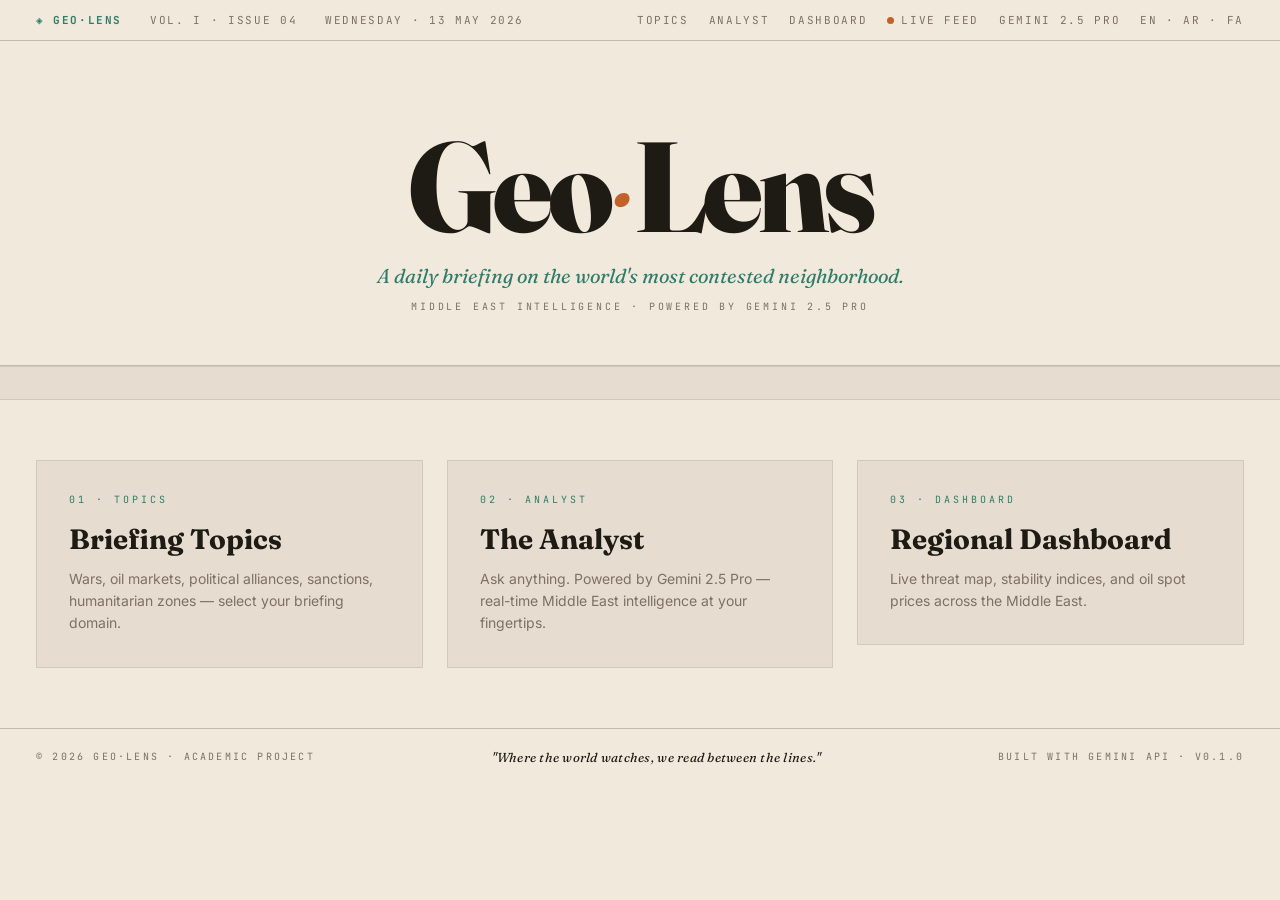
<file: index.html>
<!DOCTYPE html>
<html lang="en">
<head>
  <meta charset="UTF-8" />
  <meta name="viewport" content="width=device-width, initial-scale=1.0" />
  <title>GEO LENS — Home</title>
  <link rel="stylesheet" href="styles.css" />
</head>
<body>

<!-- ============================================================
     PAGE 1 · index.html
     OWNER: Member 1
     Contains: Top bar navigation, Masthead / Hero, News Ticker
     ============================================================ -->

<!-- TOP BAR -->
<div class="topbar">
  <div class="left">
    <span><b style="color:var(--accent)">◈ GEO·LENS</b></span>
    <span>VOL. I · ISSUE 04</span>
    <span>WEDNESDAY · 13 MAY 2026</span>
  </div>
  <div class="right">
    <a href="topics.html">TOPICS</a>
    <a href="chat.html">ANALYST</a>
    <a href="dashboard.html">DASHBOARD</a>
    <span><span class="live-dot"></span>LIVE FEED</span>
    <span>GEMINI 2.5 PRO</span>
    <span>EN · AR · FA</span>
  </div>
</div>

<!-- MASTHEAD -->
<header class="masthead">
  <h1>Geo<span class="amp">·</span>Lens</h1>
  <p class="subtitle">A daily briefing on the world's most contested neighborhood.</p>
  <p class="tagline">Middle East Intelligence · Powered by Gemini 2.5 Pro</p>
</header>

<!-- TICKER -->
<div class="ticker">
  <div class="ticker-track">
    <span><span class="tag">BREAKING</span>Diplomatic talks resume between Riyadh and Tehran amid renewed Gulf tensions</span>
    <span><span class="tag gold">OIL</span>Brent crude up 2.4% to $86.10 on regional supply concerns</span>
    <span><span class="tag">CONFLICT</span>Ceasefire holds in northern Syria for 14th consecutive day</span>
    <span><span class="tag green">DIPLOMACY</span>UAE hosts trilateral meeting on Red Sea shipping security</span>
    <span><span class="tag gold">ECON</span>Egyptian pound stabilizes following IMF program review</span>
    <span><span class="tag">ALERT</span>Strait of Hormuz traffic flagged for monitoring — naval activity elevated</span>
    <span><span class="tag green">DEAL</span>Iraq-Turkey pipeline negotiations enter final phase</span>
  </div>
</div>

<!-- LANDING LINKS -->
<div style="max-width:1600px;margin:0 auto;padding:60px 36px;display:grid;grid-template-columns:repeat(3,1fr);gap:24px;">

  <a href="topics.html" style="text-decoration:none">
    <div style="border:1px solid var(--line);padding:32px;background:var(--bg-2);transition:all .25s;" onmouseover="this.style.borderColor='var(--accent)'" onmouseout="this.style.borderColor='var(--line)'">
      <div style="font-family:'JetBrains Mono',monospace;font-size:10px;color:var(--accent);letter-spacing:.3em;text-transform:uppercase;margin-bottom:16px;">01 · TOPICS</div>
      <h2 style="font-family:'Fraunces',serif;font-size:28px;color:var(--ink);margin-bottom:12px;">Briefing Topics</h2>
      <p style="font-family:'Inter',sans-serif;font-size:14px;color:var(--muted);line-height:1.6;">Wars, oil markets, political alliances, sanctions, humanitarian zones — select your briefing domain.</p>
    </div>
  </a>

  <a href="chat.html" style="text-decoration:none">
    <div style="border:1px solid var(--line);padding:32px;background:var(--bg-2);transition:all .25s;" onmouseover="this.style.borderColor='var(--accent)'" onmouseout="this.style.borderColor='var(--line)'">
      <div style="font-family:'JetBrains Mono',monospace;font-size:10px;color:var(--accent);letter-spacing:.3em;text-transform:uppercase;margin-bottom:16px;">02 · ANALYST</div>
      <h2 style="font-family:'Fraunces',serif;font-size:28px;color:var(--ink);margin-bottom:12px;">The Analyst</h2>
      <p style="font-family:'Inter',sans-serif;font-size:14px;color:var(--muted);line-height:1.6;">Ask anything. Powered by Gemini 2.5 Pro — real-time Middle East intelligence at your fingertips.</p>
    </div>
  </a>

  <a href="dashboard.html" style="text-decoration:none">
    <div style="border:1px solid var(--line);padding:32px;background:var(--bg-2);transition:all .25s;" onmouseover="this.style.borderColor='var(--accent)'" onmouseout="this.style.borderColor='var(--line)'">
      <div style="font-family:'JetBrains Mono',monospace;font-size:10px;color:var(--accent);letter-spacing:.3em;text-transform:uppercase;margin-bottom:16px;">03 · DASHBOARD</div>
      <h2 style="font-family:'Fraunces',serif;font-size:28px;color:var(--ink);margin-bottom:12px;">Regional Dashboard</h2>
      <p style="font-family:'Inter',sans-serif;font-size:14px;color:var(--muted);line-height:1.6;">Live threat map, stability indices, and oil spot prices across the Middle East.</p>
    </div>
  </a>

</div>

<!-- FOOTER -->
<footer class="footer">
  <div>© 2026 GEO·LENS · ACADEMIC PROJECT</div>
  <div class="center">"Where the world watches, we read between the lines."</div>
  <div>BUILT WITH GEMINI API · v0.1.0</div>
</footer>

<script src="app.js"></script>
</body>
</html>
</file>
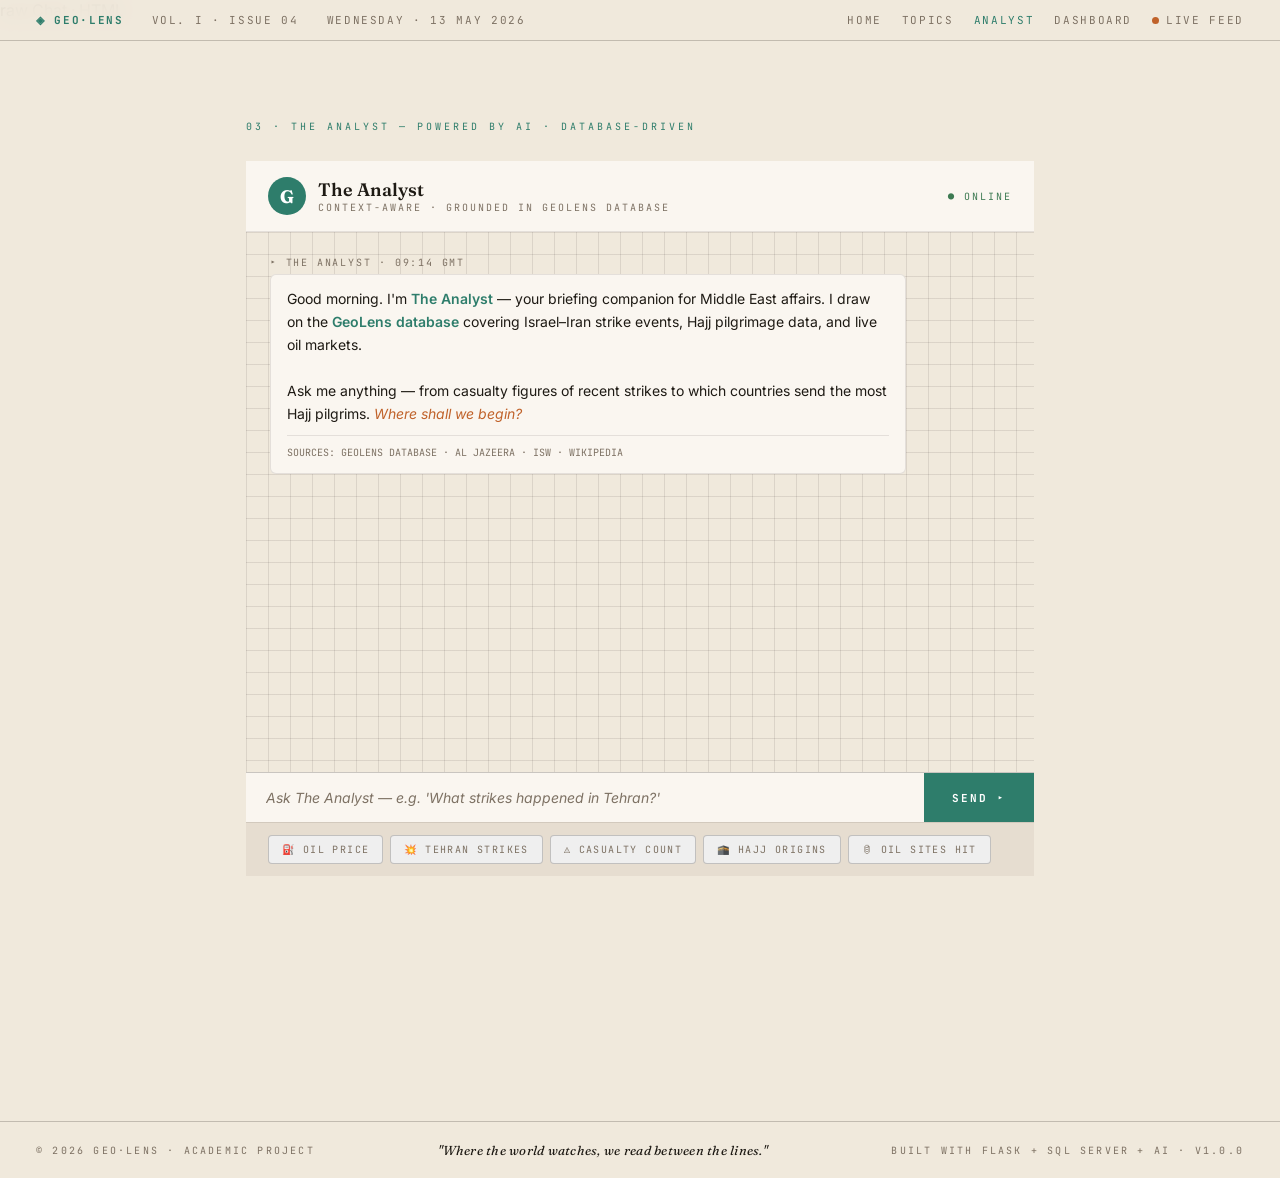
<file: chat.html>
raw
Chat · HTML
<!DOCTYPE html>
<html lang="en">
<head>
  <meta charset="UTF-8" />
  <meta name="viewport" content="width=device-width, initial-scale=1.0" />
  <title>GEO LENS — The Analyst</title>
  <link rel="stylesheet" href="styles.css" />
  <style>
    /* chat.html-specific layout */
    .chat-page {
      max-width: 860px;
      margin: 0 auto;
      padding: 100px 36px 60px;
    }
    .page-label {
      font-family: 'JetBrains Mono', monospace;
      font-size: 10px; color: var(--accent);
      letter-spacing: .3em; text-transform: uppercase;
      margin-bottom: 28px;
    }
    .typing {
      font-style: italic; color: var(--muted); font-size: 13px;
    }
  </style>
</head>
<body>
 
<!-- ============================================================
     PAGE 3 · chat.html
     OWNER: Member 3
     Contains: AI Chatbot interface — The Analyst
     CONNECTED to Flask backend at http://127.0.0.1:8000
     ============================================================ -->
 
<!-- TOP BAR -->
<div class="topbar">
  <div class="left">
    <span><b style="color:var(--accent)">◈ GEO·LENS</b></span>
    <span>VOL. I · ISSUE 04</span>
    <span>WEDNESDAY · 13 MAY 2026</span>
  </div>
  <div class="right">
    <a href="index.html">HOME</a>
    <a href="topics.html">TOPICS</a>
    <a href="chat.html" class="active">ANALYST</a>
    <a href="dashboard.html">DASHBOARD</a>
    <span><span class="live-dot"></span>LIVE FEED</span>
  </div>
</div>
 
<div class="chat-page">
  <div class="page-label">03 · THE ANALYST — POWERED BY AI · DATABASE-DRIVEN</div>
 
  <div class="chat-wrap">
 
    <!-- CHAT HEADER -->
    <div class="chat-header">
      <div class="h-left">
        <div class="ai-badge">G</div>
        <div>
          <h2>The Analyst</h2>
          <div style="font-family:'JetBrains Mono',monospace;font-size:10px;color:var(--muted);letter-spacing:.2em;">
            CONTEXT-AWARE · GROUNDED IN GEOLENS DATABASE
          </div>
        </div>
      </div>
      <div class="status">● ONLINE</div>
    </div>
 
    <!-- CHAT AREA -->
    <div class="chat-area" id="chatArea">
 
      <!-- Opening bot message -->
      <div class="msg bot">
        <div class="meta-line">▸ THE ANALYST · 09:14 GMT</div>
        <div class="bubble">
          Good morning. I'm <strong>The Analyst</strong> — your briefing companion for Middle East affairs.
          I draw on the <strong>GeoLens database</strong> covering Israel–Iran strike events, Hajj pilgrimage data, and live oil markets.
          <br><br>
          Ask me anything — from casualty figures of recent strikes to which countries send the most Hajj pilgrims.
          <em>Where shall we begin?</em>
          <span class="source">SOURCES: GEOLENS DATABASE · AL JAZEERA · ISW · WIKIPEDIA</span>
        </div>
      </div>
 
    </div><!-- /chat-area -->
 
    <!-- INPUT -->
    <div class="input-area">
      <input id="userInput" type="text"
        placeholder="Ask The Analyst — e.g. 'What strikes happened in Tehran?'" />
      <button onclick="sendMessage()">SEND ▸</button>
    </div>
 
    <!-- QUICK CHIPS -->
    <div class="suggestions">
      <button class="chip" onclick="quickAsk('What is the current Brent crude price?')">⛽ Oil price</button>
      <button class="chip" onclick="quickAsk('What strikes happened in Tehran?')">💥 Tehran strikes</button>
      <button class="chip" onclick="quickAsk('How many total casualties in the Iran-Israel conflict?')">⚠ Casualty count</button>
      <button class="chip" onclick="quickAsk('Which countries send the most Hajj pilgrims?')">🕋 Hajj origins</button>
      <button class="chip" onclick="quickAsk('Tell me about strikes on Iranian oil infrastructure.')">🛢 Oil sites hit</button>
    </div>
 
  </div><!-- /chat-wrap -->
</div><!-- /chat-page -->
 
<!-- FOOTER -->
<footer class="footer">
  <div>© 2026 GEO·LENS · ACADEMIC PROJECT</div>
  <div class="center">"Where the world watches, we read between the lines."</div>
  <div>BUILT WITH FLASK + SQL SERVER + AI · v1.0.0</div>
</footer>
 
<!-- =========================================================
     BACKEND CONNECTION SCRIPT
     ========================================================= -->
<script>
  // ⚠️ CHANGE THIS to your deployed backend URL when you deploy.
  // For local demo, keep as 127.0.0.1:8000
  const BACKEND_URL = 'http://127.0.0.1:8000/api/chat';
 
  // Get or create a session ID (so chat history is grouped per visitor)
  function getSessionId() {
    let sid = localStorage.getItem('geolens_session');
    if (!sid) {
      sid = 'sess-' + Date.now() + '-' + Math.random().toString(36).slice(2, 9);
      localStorage.setItem('geolens_session', sid);
    }
    return sid;
  }
 
  // Format current time as HH:MM GMT
  function nowGMT() {
    const d = new Date();
    const h = String(d.getUTCHours()).padStart(2, '0');
    const m = String(d.getUTCMinutes()).padStart(2, '0');
    return `${h}:${m} GMT`;
  }
 
  // Add a message bubble to the chat area
  function appendMessage(role, text, sources) {
    const area = document.getElementById('chatArea');
    const wrap = document.createElement('div');
    wrap.className = 'msg ' + (role === 'user' ? 'user' : 'bot');
 
    const meta = document.createElement('div');
    meta.className = 'meta-line';
    meta.textContent = (role === 'user' ? '▸ YOU · ' : '▸ THE ANALYST · ') + nowGMT();
 
    const bubble = document.createElement('div');
    bubble.className = 'bubble';
    // Convert newlines into <br> so the bot reply formats properly
    bubble.innerHTML = text.replace(/\n/g, '<br>');
 
    if (sources) {
      const src = document.createElement('span');
      src.className = 'source';
      src.textContent = 'SOURCES: ' + sources;
      bubble.appendChild(src);
    }
 
    wrap.appendChild(meta);
    wrap.appendChild(bubble);
    area.appendChild(wrap);
 
    // Auto-scroll to bottom
    area.scrollTop = area.scrollHeight;
    return wrap;
  }
 
  // Show a temporary "thinking..." bubble while waiting for backend
  function appendTyping() {
    const area = document.getElementById('chatArea');
    const wrap = document.createElement('div');
    wrap.className = 'msg bot';
    wrap.id = 'typing-indicator';
    wrap.innerHTML = `
      <div class="meta-line">▸ THE ANALYST · ${nowGMT()}</div>
      <div class="bubble typing">Analyzing the GeoLens database…</div>
    `;
    area.appendChild(wrap);
    area.scrollTop = area.scrollHeight;
  }
 
  function removeTyping() {
    const t = document.getElementById('typing-indicator');
    if (t) t.remove();
  }
 
  // MAIN: send a user message to the backend
  async function sendMessage() {
    const input = document.getElementById('userInput');
    const text = input.value.trim();
    if (!text) return;
 
    appendMessage('user', text);
    input.value = '';
    appendTyping();
 
    try {
      const response = await fetch(BACKEND_URL, {
        method: 'POST',
        headers: { 'Content-Type': 'application/json' },
        body: JSON.stringify({
          message: text,
          session: getSessionId()
        })
      });
 
      const data = await response.json();
      removeTyping();
 
      if (data.error) {
        appendMessage('bot', '⚠ Error: ' + data.error);
        return;
      }
 
      appendMessage('bot', data.reply);
    } catch (err) {
      removeTyping();
      appendMessage('bot',
        '⚠ Could not reach the Analyst backend. Make sure the Flask server is running at ' +
        BACKEND_URL + '.<br><br>Error: ' + err.message
      );
    }
  }
 
  // Called by the suggestion chips
  function quickAsk(question) {
    document.getElementById('userInput').value = question;
    sendMessage();
  }
 
  // Press Enter to send
  document.getElementById('userInput').addEventListener('keydown', (e) => {
    if (e.key === 'Enter') sendMessage();
  });
</script>
 
</body>
</html>
</file>
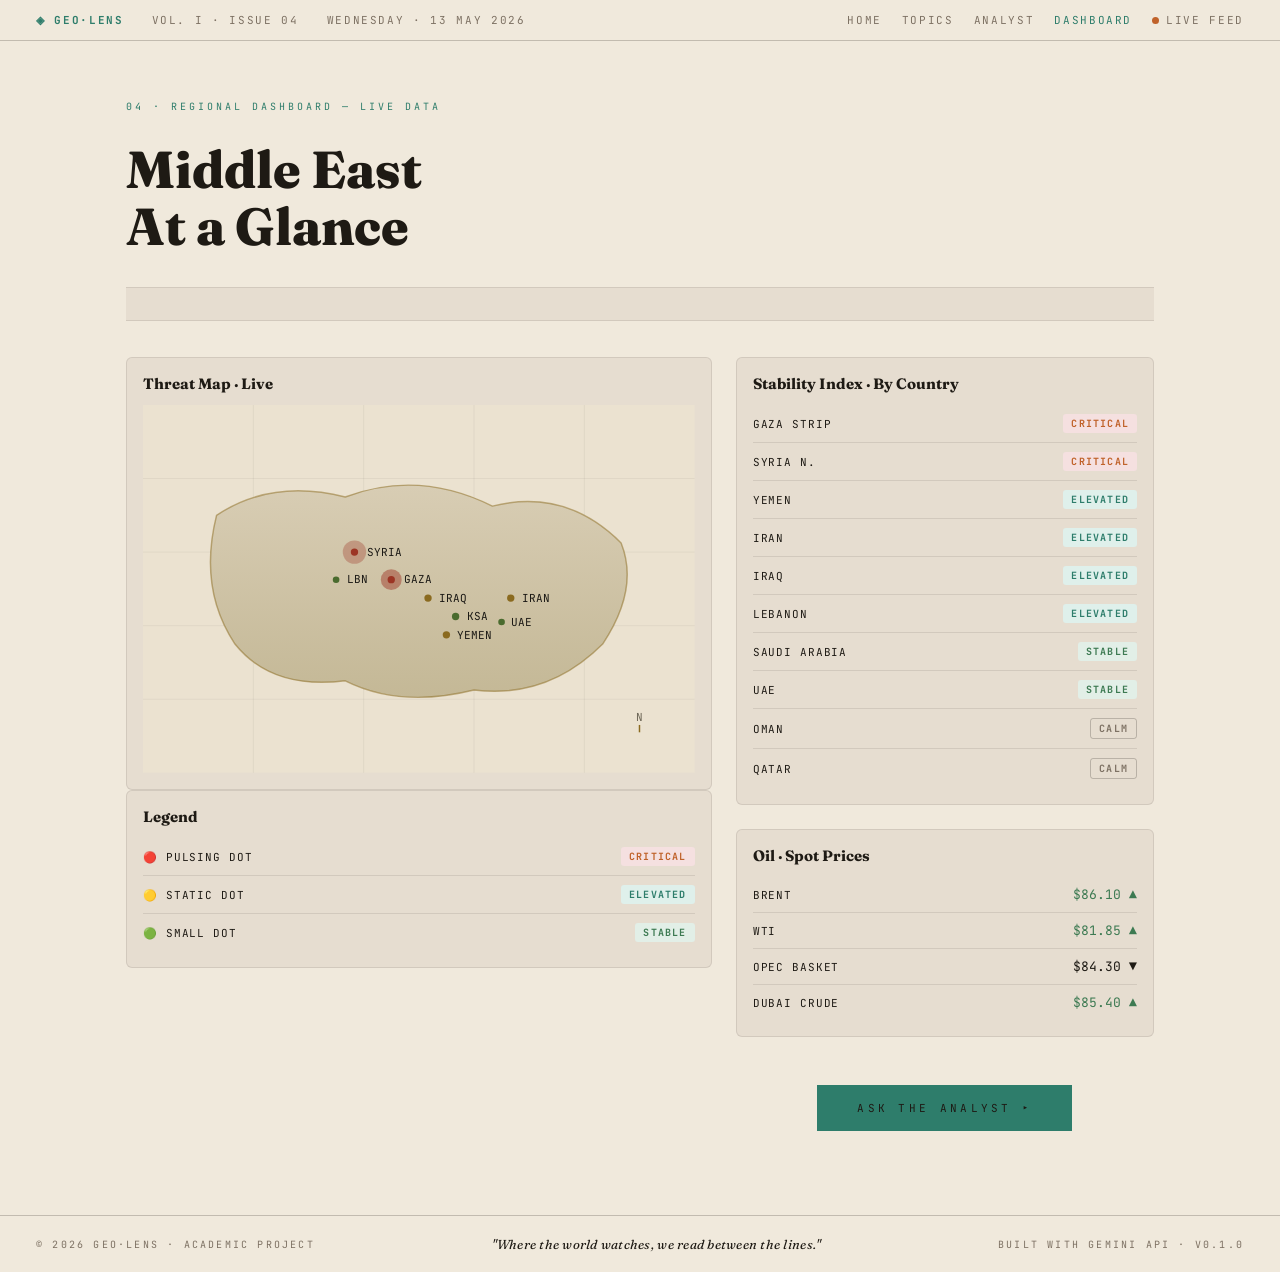
<file: dashboard.html>
<!DOCTYPE html>
<html lang="en">
<head>
  <meta charset="UTF-8" />
  <meta name="viewport" content="width=device-width, initial-scale=1.0" />
  <title>GEO LENS — Regional Dashboard</title>
  <link rel="stylesheet" href="styles.css" />
  <style>
    /* dashboard.html-specific layout */
    .dash-page {
      max-width: 1100px;
      margin: 0 auto;
      padding: 100px 36px 60px;
    }
    .page-label {
      font-family: 'JetBrains Mono', monospace;
      font-size: 10px; color: var(--accent);
      letter-spacing: .3em; text-transform: uppercase;
      margin-bottom: 28px;
    }
    .dash-grid {
      display: grid;
      grid-template-columns: 1.4fr 1fr;
      gap: 24px;
      margin-top: 36px;
    }
    .dash-grid .map-card { margin-bottom: 0; }
    .right-cards { display: flex; flex-direction: column; gap: 24px; }
    @media (max-width: 800px) {
      .dash-grid { grid-template-columns: 1fr; }
    }
  </style>
</head>
<body>

<!-- ============================================================
     PAGE 4 · dashboard.html
     OWNER: Member 4
     Contains: Threat Map SVG, Stability Index table, Oil Prices
     ============================================================ -->

<!-- TOP BAR -->
<div class="topbar">
  <div class="left">
    <span><b style="color:var(--accent)">◈ GEO·LENS</b></span>
    <span>VOL. I · ISSUE 04</span>
    <span>WEDNESDAY · 13 MAY 2026</span>
  </div>
  <div class="right">
    <a href="index.html">HOME</a>
    <a href="topics.html">TOPICS</a>
    <a href="chat.html">ANALYST</a>
    <a href="dashboard.html" class="active">DASHBOARD</a>
    <span><span class="live-dot"></span>LIVE FEED</span>
  </div>
</div>

<div class="dash-page">

  <div class="page-label">04 · REGIONAL DASHBOARD — LIVE DATA</div>
  <h1 style="font-family:'Fraunces',serif;font-size:52px;font-weight:800;color:var(--ink);line-height:1.1">
    Middle East<br>At a Glance
  </h1>

  <!-- TICKER (repeated for context) -->
  <div class="ticker" style="margin-top:32px">
    <div class="ticker-track">
      <span><span class="tag">BREAKING</span>Diplomatic talks resume between Riyadh and Tehran amid renewed Gulf tensions</span>
      <span><span class="tag gold">OIL</span>Brent crude up 2.4% to $86.10 on regional supply concerns</span>
      <span><span class="tag">CONFLICT</span>Ceasefire holds in northern Syria for 14th consecutive day</span>
      <span><span class="tag green">DIPLOMACY</span>UAE hosts trilateral meeting on Red Sea shipping security</span>
      <span><span class="tag gold">ECON</span>Egyptian pound stabilizes following IMF program review</span>
      <span><span class="tag">ALERT</span>Strait of Hormuz traffic flagged for monitoring — naval activity elevated</span>
      <span><span class="tag green">DEAL</span>Iraq-Turkey pipeline negotiations enter final phase</span>
    </div>
  </div>

  <div class="dash-grid">

    <!-- LEFT: THREAT MAP -->
    <div>
      <div class="map-card">
        <h3>Threat Map · Live</h3>
        <svg class="map-svg" viewBox="0 0 300 200" xmlns="http://www.w3.org/2000/svg">
          <defs>
            <linearGradient id="land" x1="0" x2="0" y1="0" y2="1">
              <stop offset="0%"   stop-color="#d8cdb4"/>
              <stop offset="100%" stop-color="#c4b896"/>
            </linearGradient>
          </defs>
          <rect width="300" height="200" fill="#ebe2d0"/>
          <!-- Grid -->
          <g stroke="rgba(26,24,20,0.06)" stroke-width="0.5">
            <line x1="0"   y1="40"  x2="300" y2="40"/>
            <line x1="0"   y1="80"  x2="300" y2="80"/>
            <line x1="0"   y1="120" x2="300" y2="120"/>
            <line x1="0"   y1="160" x2="300" y2="160"/>
            <line x1="60"  y1="0"   x2="60"  y2="200"/>
            <line x1="120" y1="0"   x2="120" y2="200"/>
            <line x1="180" y1="0"   x2="180" y2="200"/>
            <line x1="240" y1="0"   x2="240" y2="200"/>
          </g>
          <!-- Region blob -->
          <path d="M40,60 Q70,40 110,50 Q150,35 190,55 Q230,45 260,75 Q270,100 250,130 Q220,160 180,155 Q140,165 110,150 Q70,155 50,130 Q30,100 40,60 Z"
                fill="url(#land)" stroke="rgba(138,106,31,0.5)" stroke-width="0.8"/>
          <!-- City / conflict dots -->
          <g font-family="JetBrains Mono" font-size="6" fill="#1a1814">
            <!-- Critical -->
            <circle cx="135" cy="95" r="3" fill="#9c3424">
              <animate attributeName="r"       values="3;7;3"   dur="2s"   repeatCount="indefinite"/>
              <animate attributeName="opacity" values="1;.2;1"  dur="2s"   repeatCount="indefinite"/>
            </circle>
            <circle cx="135" cy="95" r="2" fill="#9c3424"/>
            <text x="142" y="97">GAZA</text>

            <circle cx="115" cy="80" r="3" fill="#9c3424">
              <animate attributeName="r"       values="3;7;3"   dur="2.3s" repeatCount="indefinite"/>
              <animate attributeName="opacity" values="1;.2;1"  dur="2.3s" repeatCount="indefinite"/>
            </circle>
            <circle cx="115" cy="80" r="2" fill="#9c3424"/>
            <text x="122" y="82">SYRIA</text>

            <!-- Elevated -->
            <circle cx="165" cy="125" r="2" fill="#8a6a1f"/>
            <text x="171"  y="127">YEMEN</text>
            <circle cx="200" cy="105" r="2" fill="#8a6a1f"/>
            <text x="206"  y="107">IRAN</text>
            <circle cx="155" cy="105" r="2" fill="#8a6a1f"/>
            <text x="161"  y="107">IRAQ</text>

            <!-- Stable -->
            <circle cx="170" cy="115" r="2"   fill="#4a6b2e"/>
            <text x="176"  y="117">KSA</text>
            <circle cx="195" cy="118" r="1.8" fill="#4a6b2e"/>
            <text x="200"  y="120">UAE</text>
            <circle cx="105" cy="95"  r="1.8" fill="#4a6b2e"/>
            <text x="111"  y="97">LBN</text>
          </g>
          <!-- Compass -->
          <g transform="translate(270,180)" font-family="JetBrains Mono" font-size="6" fill="#6b6555">
            <text x="-2" y="-8">N</text>
            <line x1="0" y1="-6" x2="0" y2="-2" stroke="#8a6a1f" stroke-width="0.8"/>
          </g>
        </svg>
      </div>

      <!-- LEGEND -->
      <div class="map-card">
        <h3>Legend</h3>
        <div class="region-row">
          <span class="name">🔴 Pulsing dot</span>
          <span class="level critical">CRITICAL</span>
        </div>
        <div class="region-row">
          <span class="name">🟡 Static dot</span>
          <span class="level elevated">ELEVATED</span>
        </div>
        <div class="region-row">
          <span class="name">🟢 Small dot</span>
          <span class="level stable">STABLE</span>
        </div>
      </div>
    </div>

    <!-- RIGHT: DATA CARDS -->
    <div class="right-cards">

      <!-- STABILITY INDEX -->
      <div class="map-card">
        <h3>Stability Index · By Country</h3>
        <div class="region-row"><span class="name">Gaza Strip</span><span class="level critical">CRITICAL</span></div>
        <div class="region-row"><span class="name">Syria N.</span>  <span class="level critical">CRITICAL</span></div>
        <div class="region-row"><span class="name">Yemen</span>     <span class="level elevated">ELEVATED</span></div>
        <div class="region-row"><span class="name">Iran</span>      <span class="level elevated">ELEVATED</span></div>
        <div class="region-row"><span class="name">Iraq</span>      <span class="level elevated">ELEVATED</span></div>
        <div class="region-row"><span class="name">Lebanon</span>   <span class="level elevated">ELEVATED</span></div>
        <div class="region-row"><span class="name">Saudi Arabia</span><span class="level stable">STABLE</span></div>
        <div class="region-row"><span class="name">UAE</span>        <span class="level stable">STABLE</span></div>
        <div class="region-row"><span class="name">Oman</span>       <span class="level calm">CALM</span></div>
        <div class="region-row"><span class="name">Qatar</span>      <span class="level calm">CALM</span></div>
      </div>

      <!-- OIL PRICES -->
      <div class="map-card">
        <h3>Oil · Spot Prices</h3>
        <div class="region-row">
          <span class="name">Brent</span>
          <span style="color:var(--green);font-family:'JetBrains Mono',monospace;font-size:13px">$86.10 ▲</span>
        </div>
        <div class="region-row">
          <span class="name">WTI</span>
          <span style="color:var(--green);font-family:'JetBrains Mono',monospace;font-size:13px">$81.85 ▲</span>
        </div>
        <div class="region-row">
          <span class="name">OPEC Basket</span>
          <span style="color:var(--accent-2);font-family:'JetBrains Mono',monospace;font-size:13px">$84.30 ▼</span>
        </div>
        <div class="region-row">
          <span class="name">Dubai Crude</span>
          <span style="color:var(--green);font-family:'JetBrains Mono',monospace;font-size:13px">$85.40 ▲</span>
        </div>
      </div>

      <!-- CTA -->
      <div style="text-align:center;padding:24px 0">
        <a href="chat.html" style="
          display:inline-block;
          font-family:'JetBrains Mono',monospace;font-size:11px;
          letter-spacing:.3em;text-transform:uppercase;
          background:var(--accent);color:var(--ink);
          padding:16px 40px;text-decoration:none;
          transition:all .2s;
        " onmouseover="this.style.background='var(--accent-2)';this.style.color='var(--paper)'"
           onmouseout="this.style.background='var(--accent)';this.style.color='var(--ink)'">
          ASK THE ANALYST ▸
        </a>
      </div>

    </div><!-- /right-cards -->
  </div><!-- /dash-grid -->

</div><!-- /dash-page -->

<!-- FOOTER -->
<footer class="footer">
  <div>© 2026 GEO·LENS · ACADEMIC PROJECT</div>
  <div class="center">"Where the world watches, we read between the lines."</div>
  <div>BUILT WITH GEMINI API · v0.1.0</div>
</footer>

<script src="app.js"></script>
</body>
</html>
</file>
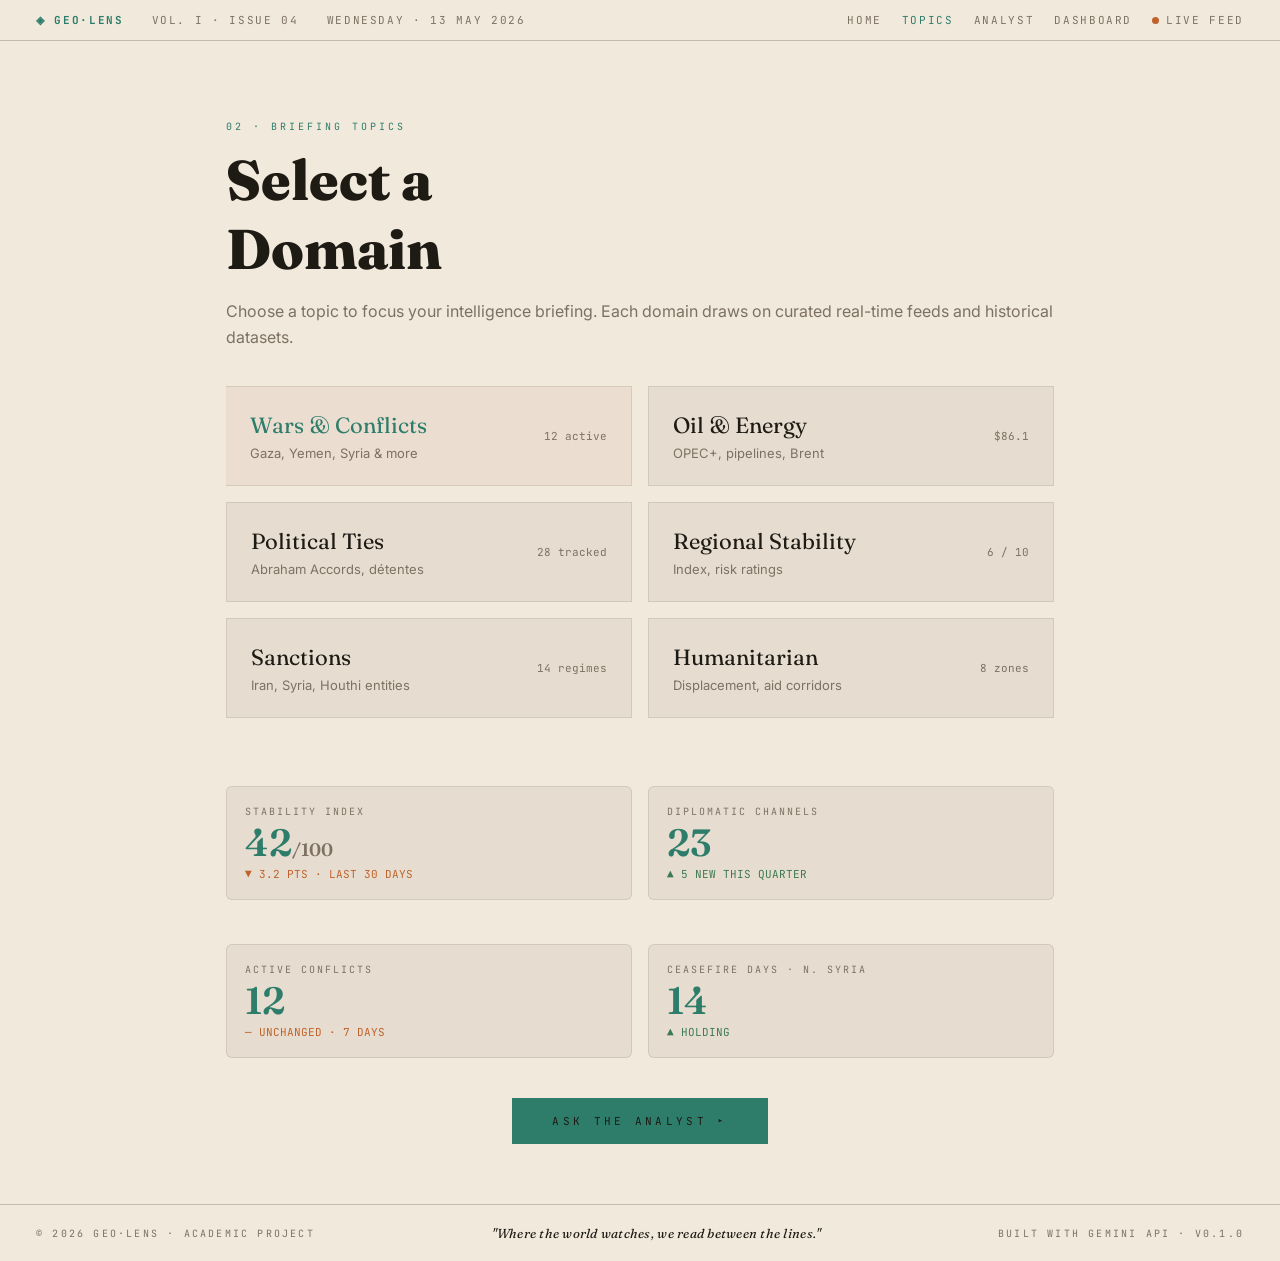
<file: topics.html>
<!DOCTYPE html>
<html lang="en">
<head>
  <meta charset="UTF-8" />
  <meta name="viewport" content="width=device-width, initial-scale=1.0" />
  <title>GEO LENS — Briefing Topics</title>
  <link rel="stylesheet" href="styles.css" />
  <style>
    /* topics.html-specific layout */
    .page-wrap {
      max-width: 900px;
      margin: 0 auto;
      padding: 120px 36px 60px;
    }
    .page-title {
      font-family: 'Fraunces', serif;
      font-size: 56px; font-weight: 800;
      color: var(--ink); margin-bottom: 8px;
    }
    .topics-grid {
      display: grid;
      grid-template-columns: 1fr 1fr;
      gap: 16px;
      margin-top: 36px;
    }
    .topic-card {
      border: 1px solid var(--line);
      background: var(--bg-2);
      padding: 24px;
      cursor: pointer;
      transition: all .25s;
      display: flex; justify-content: space-between; align-items: center;
    }
    .topic-card:hover { border-color: var(--accent); padding-left: 32px; }
    .topic-card.active {
      border-left: 3px solid var(--accent-2);
      background: rgba(156,52,36,0.06);
    }
    .topic-card.active .tc-name { color: var(--accent); }
    .tc-name  { font-family: 'Fraunces', serif; font-size: 22px; color: var(--paper); }
    .tc-count { font-family: 'JetBrains Mono', monospace; font-size: 11px; color: var(--muted); }
    .stats-row {
      display: grid; grid-template-columns: 1fr 1fr;
      gap: 16px; margin-top: 40px;
    }
    @media (max-width: 700px) {
      .topics-grid, .stats-row { grid-template-columns: 1fr; }
    }
  </style>
</head>
<body>

<!-- ============================================================
     PAGE 2 · topics.html
     OWNER: Member 2
     Contains: Briefing Topics list, Stability Stats blocks
     ============================================================ -->

<!-- TOP BAR -->
<div class="topbar">
  <div class="left">
    <span><b style="color:var(--accent)">◈ GEO·LENS</b></span>
    <span>VOL. I · ISSUE 04</span>
    <span>WEDNESDAY · 13 MAY 2026</span>
  </div>
  <div class="right">
    <a href="index.html">HOME</a>
    <a href="topics.html" class="active">TOPICS</a>
    <a href="chat.html">ANALYST</a>
    <a href="dashboard.html">DASHBOARD</a>
    <span><span class="live-dot"></span>LIVE FEED</span>
  </div>
</div>

<div class="page-wrap">

  <div style="font-family:'JetBrains Mono',monospace;font-size:10px;color:var(--accent);letter-spacing:.3em;text-transform:uppercase;margin-bottom:12px;">
    02 · BRIEFING TOPICS
  </div>
  <h1 class="page-title">Select a<br>Domain</h1>
  <p style="font-family:'Inter',sans-serif;font-size:16px;color:var(--muted);margin-top:16px;line-height:1.6;">
    Choose a topic to focus your intelligence briefing. Each domain draws on curated real-time feeds and historical datasets.
  </p>

  <!-- TOPICS GRID -->
  <div class="topics-grid">

    <div class="topic-card active" onclick="selectTopic(this, 'Wars &amp; Active Conflicts')">
      <div>
        <div class="tc-name">Wars &amp; Conflicts</div>
        <div style="font-family:'Inter',sans-serif;font-size:13px;color:var(--muted);margin-top:6px;">Gaza, Yemen, Syria &amp; more</div>
      </div>
      <span class="tc-count">12 active</span>
    </div>

    <div class="topic-card" onclick="selectTopic(this, 'Oil &amp; Energy Markets')">
      <div>
        <div class="tc-name">Oil &amp; Energy</div>
        <div style="font-family:'Inter',sans-serif;font-size:13px;color:var(--muted);margin-top:6px;">OPEC+, pipelines, Brent</div>
      </div>
      <span class="tc-count">$86.1</span>
    </div>

    <div class="topic-card" onclick="selectTopic(this, 'Political Ties &amp; Diplomacy')">
      <div>
        <div class="tc-name">Political Ties</div>
        <div style="font-family:'Inter',sans-serif;font-size:13px;color:var(--muted);margin-top:6px;">Abraham Accords, détentes</div>
      </div>
      <span class="tc-count">28 tracked</span>
    </div>

    <div class="topic-card" onclick="selectTopic(this, 'Regional Stability')">
      <div>
        <div class="tc-name">Regional Stability</div>
        <div style="font-family:'Inter',sans-serif;font-size:13px;color:var(--muted);margin-top:6px;">Index, risk ratings</div>
      </div>
      <span class="tc-count">6 / 10</span>
    </div>

    <div class="topic-card" onclick="selectTopic(this, 'Sanctions &amp; Sanctions Regimes')">
      <div>
        <div class="tc-name">Sanctions</div>
        <div style="font-family:'Inter',sans-serif;font-size:13px;color:var(--muted);margin-top:6px;">Iran, Syria, Houthi entities</div>
      </div>
      <span class="tc-count">14 regimes</span>
    </div>

    <div class="topic-card" onclick="selectTopic(this, 'Humanitarian Crises')">
      <div>
        <div class="tc-name">Humanitarian</div>
        <div style="font-family:'Inter',sans-serif;font-size:13px;color:var(--muted);margin-top:6px;">Displacement, aid corridors</div>
      </div>
      <span class="tc-count">8 zones</span>
    </div>

  </div>

  <!-- STATS ROW -->
  <div class="stats-row">
    <div class="stat-block">
      <div class="label">Stability Index</div>
      <div class="value">42<span style="font-size:18px;color:var(--muted)">/100</span></div>
      <div class="delta">▼ 3.2 PTS · LAST 30 DAYS</div>
    </div>

    <div class="stat-block green">
      <div class="label">Diplomatic Channels</div>
      <div class="value">23</div>
      <div class="delta" style="color:var(--green)">▲ 5 NEW THIS QUARTER</div>
    </div>

    <div class="stat-block">
      <div class="label">Active Conflicts</div>
      <div class="value">12</div>
      <div class="delta">— UNCHANGED · 7 DAYS</div>
    </div>

    <div class="stat-block green">
      <div class="label">Ceasefire Days · N. Syria</div>
      <div class="value">14</div>
      <div class="delta" style="color:var(--green)">▲ HOLDING</div>
    </div>
  </div>

  <div style="margin-top:40px;text-align:center">
    <a href="chat.html" style="
      display:inline-block;
      font-family:'JetBrains Mono',monospace;font-size:11px;
      letter-spacing:.3em;text-transform:uppercase;
      background:var(--accent);color:var(--ink);
      padding:16px 40px;text-decoration:none;
      border:none;cursor:pointer;transition:all .2s;
    " onmouseover="this.style.background='var(--accent-2)';this.style.color='var(--paper)'"
       onmouseout="this.style.background='var(--accent)';this.style.color='var(--ink)'">
      ASK THE ANALYST ▸
    </a>
  </div>

</div>

<!-- FOOTER -->
<footer class="footer">
  <div>© 2026 GEO·LENS · ACADEMIC PROJECT</div>
  <div class="center">"Where the world watches, we read between the lines."</div>
  <div>BUILT WITH GEMINI API · v0.1.0</div>
</footer>

<script src="app.js"></script>
</body>
</html>
</file>
<file: styles.css>
/* ============================================================
   GEO LENS — styles.css
   Palette: warm sand + desert teal + terracotta
   ============================================================ */

@import url('https://fonts.googleapis.com/css2?family=Fraunces:ital,opsz,wght@0,9..144,400;0,9..144,600;0,9..144,800;1,9..144,400&family=JetBrains+Mono:wght@400;700&family=Inter:wght@400;500&display=swap');

/* ── Tokens ── */
:root {
  --bg:      #f0e9dc;          /* warm sand page background */
  --bg-2:    #e6ddd0;          /* slightly darker, used for surfaces */
  --surface: #faf6f0;          /* card / chat bubble white */
  --ink:     #1e1a14;          /* main text */
  --muted:   #7d7163;          /* labels, timestamps, placeholders */
  --accent:  #2e7d6b;          /* teal — primary colour */
  --pop:     #c0622a;          /* terracotta — highlights & alerts */
  --green:   #3d7a52;          /* stable / positive status */
  --line:        rgba(30,26,20,0.10);  /* default border */
  --line-strong: rgba(30,26,20,0.22);  /* stronger border */
}

/* ── Base reset ── */
*, *::before, *::after { box-sizing: border-box; margin: 0; padding: 0; }
html, body {
  font-family: 'Inter', sans-serif;
  background: var(--bg); color: var(--ink);
  overflow-x: hidden; min-height: 100vh;
}

/* ── Animations ── */
@keyframes pulse  { 0%,100%{opacity:1} 50%{opacity:.35} }
@keyframes slide  { to{transform:translateX(-100%)} }
@keyframes fadeUp { from{opacity:0;transform:translateY(8px)} to{opacity:1;transform:translateY(0)} }
@keyframes dots   { 0%,80%,100%{opacity:.3;transform:translateY(0)} 40%{opacity:1;transform:translateY(-3px)} }


/* ============ TOP BAR ============ */
.topbar {
  position: fixed; top: 0; left: 0; right: 0; z-index: 50;
  background: rgba(240,233,220,0.93); backdrop-filter: blur(10px);
  border-bottom: 1px solid var(--line-strong);
  padding: 13px 36px;
  display: flex; justify-content: space-between; align-items: center;
  font-family: 'JetBrains Mono', monospace;
  font-size: 11px; letter-spacing: .15em; text-transform: uppercase;
  color: var(--muted);
}
.topbar .left  { display: flex; gap: 28px; align-items: center; }
.topbar .right { display: flex; gap: 20px; align-items: center; }
.topbar a { color: inherit; text-decoration: none; transition: color .2s; }
.topbar a:hover, .topbar a.active { color: var(--accent); }

/* blinking live dot */
.live-dot {
  display: inline-block; width: 7px; height: 7px; border-radius: 50%;
  background: var(--pop); animation: pulse 1.8s infinite;
  margin-right: 7px; vertical-align: middle;
}


/* ============ TICKER ============ */
/* scrolling news headline strip */
.ticker {
  overflow: hidden; background: var(--bg-2);
  border-top: 1px solid var(--line); border-bottom: 1px solid var(--line);
  font-family: 'JetBrains Mono', monospace; font-size: 11px;
  padding: 9px 0; white-space: nowrap;
}
.ticker-track { display: inline-block; padding-left: 100%; animation: slide 60s linear infinite; }
.ticker span  { margin-right: 48px; color: var(--ink); }
.ticker .tag  { font-weight: 700; margin-right: 7px; color: var(--accent); }
.ticker .tag.red   { color: var(--pop); }
.ticker .tag.green { color: var(--green); }


/* ============ MASTHEAD ============ */
.masthead {
  padding: 130px 36px 52px;
  border-bottom: 1px solid var(--line-strong);
  text-align: center;
}
.masthead h1 {
  font-family: 'Fraunces', serif; font-weight: 800;
  font-size: clamp(60px, 10vw, 140px);
  line-height: .88; letter-spacing: -.04em;
  font-variation-settings: "opsz" 144;
}
.masthead h1 .amp { color: var(--pop); font-style: italic; font-weight: 400; }
.subtitle { margin-top: 20px; font-family: 'Fraunces', serif; font-style: italic; font-size: 20px; color: var(--accent); }
.tagline  { margin-top: 12px; font-family: 'JetBrains Mono', monospace; font-size: 10px; color: var(--muted); letter-spacing: .28em; text-transform: uppercase; }


/* ============ 3-COLUMN LAYOUT ============ */
.main {
  display: grid; grid-template-columns: 280px 1fr 280px;
  max-width: 1600px; margin: 0 auto;
  min-height: calc(100vh - 200px);
}
.col { padding: 28px 24px; border-right: 1px solid var(--line); }
.col:last-child { border-right: none; }

/* column section heading */
.col-title {
  font-family: 'JetBrains Mono', monospace; font-size: 10px;
  color: var(--accent); letter-spacing: .28em; text-transform: uppercase;
  margin-bottom: 20px; padding-bottom: 10px; border-bottom: 1px solid var(--line);
}


/* ============ LEFT — TOPICS ============ */
.topic {
  padding: 12px 0; border-bottom: 1px solid var(--line);
  cursor: pointer; transition: padding-left .2s, border-color .2s;
  display: flex; justify-content: space-between; align-items: center;
}
.topic:hover { padding-left: 6px; border-bottom-color: var(--accent); }
.topic .name  { font-family: 'Fraunces', serif; font-size: 17px; }
.topic .count { font-family: 'JetBrains Mono', monospace; font-size: 11px; color: var(--muted); }

/* active state: left border flash + tint */
.topic.active { padding-left: 6px; border-left: 2px solid var(--pop); background: rgba(192,98,42,.06); }
.topic.active .name { color: var(--pop); }

/* stat summary card */
.stat-block {
  margin-top: 28px; padding: 18px;
  background: var(--bg-2); border: 1px solid var(--line); border-radius: 6px;
}
.stat-block .label { font-family: 'JetBrains Mono', monospace; font-size: 10px; color: var(--muted); letter-spacing: .2em; text-transform: uppercase; margin-bottom: 6px; }
.stat-block .value { font-family: 'Fraunces', serif; font-size: 38px; color: var(--accent); font-weight: 600; line-height: 1; }
.stat-block .delta { font-family: 'JetBrains Mono', monospace; font-size: 11px; color: var(--pop); margin-top: 5px; }


/* ============ CENTER — CHAT ============ */
.chat-wrap { display: flex; flex-direction: column; height: 100%; }

.chat-header {
  border-bottom: 1px solid var(--line); background: var(--surface);
  padding: 16px 22px; display: flex; justify-content: space-between; align-items: center;
}
.chat-header .h-left { display: flex; align-items: center; gap: 12px; }

/* circular AI avatar */
.ai-badge {
  width: 38px; height: 38px; border-radius: 50%; background: var(--accent);
  display: flex; align-items: center; justify-content: center;
  font-family: 'Fraunces', serif; font-weight: 800; font-size: 18px; color: #fff;
}
.chat-header h2     { font-family: 'Fraunces', serif; font-size: 18px; font-weight: 600; }
.chat-header .status { font-family: 'JetBrains Mono', monospace; font-size: 10px; color: var(--green); letter-spacing: .2em; text-transform: uppercase; }

/* message area with subtle grid background */
.chat-area {
  flex: 1; padding: 24px; overflow-y: auto;
  min-height: 460px; max-height: 540px; background: var(--bg);
  background-image: linear-gradient(var(--line) 1px,transparent 1px), linear-gradient(90deg,var(--line) 1px,transparent 1px);
  background-size: 22px 22px;
}
.chat-area::-webkit-scrollbar { width: 5px; }
.chat-area::-webkit-scrollbar-thumb { background: var(--line-strong); border-radius: 3px; }

/* message row */
.msg { margin-bottom: 20px; max-width: 86%; animation: fadeUp .4s ease both; }
.msg .meta-line { font-family: 'JetBrains Mono', monospace; font-size: 10px; color: var(--muted); letter-spacing: .18em; text-transform: uppercase; margin-bottom: 5px; }
.msg .bubble    { padding: 12px 16px; font-size: 14px; line-height: 1.65; border: 1px solid var(--line); border-radius: 6px; }

/* user bubble — right, teal tint */
.msg.user { margin-left: auto; text-align: right; }
.msg.user .bubble { background: rgba(46,125,107,.08); border-color: var(--accent); }

/* bot bubble — surface card */
.msg.bot .bubble        { background: var(--surface); }
.msg.bot .bubble strong { color: var(--accent); font-weight: 600; }
.msg.bot .bubble em     { color: var(--pop); font-style: italic; }
.msg.bot .bubble .source { display: block; margin-top: 9px; padding-top: 9px; border-top: 1px solid var(--line); font-family: 'JetBrains Mono', monospace; font-size: 10px; color: var(--muted); }

/* three-dot typing indicator */
.typing { display: inline-flex; gap: 4px; padding: 12px 16px; background: var(--surface); border: 1px solid var(--line); border-radius: 6px; }
.typing span { width: 5px; height: 5px; border-radius: 50%; background: var(--accent); animation: dots 1.2s infinite ease-in-out; }
.typing span:nth-child(2) { animation-delay: .2s; }
.typing span:nth-child(3) { animation-delay: .4s; }

/* input row */
.input-area { display: flex; border-top: 1px solid var(--line-strong); background: var(--surface); }
.input-area input { flex: 1; background: transparent; border: none; padding: 16px 20px; font-family: 'Inter', sans-serif; font-size: 14px; color: var(--ink); outline: none; }
.input-area input::placeholder { color: var(--muted); font-style: italic; }
.input-area button { background: var(--accent); color: #fff; border: none; padding: 0 28px; font-family: 'JetBrains Mono', monospace; font-size: 11px; font-weight: 700; letter-spacing: .18em; text-transform: uppercase; cursor: pointer; transition: background .2s; }
.input-area button:hover { background: #1f5c4e; }

/* quick-suggest chips */
.suggestions { display: flex; gap: 7px; flex-wrap: wrap; padding: 12px 22px; border-top: 1px solid var(--line); background: var(--bg-2); }
.suggestions .chip { font-family: 'JetBrains Mono', monospace; font-size: 10px; color: var(--muted); letter-spacing: .14em; text-transform: uppercase; padding: 7px 13px; border: 1px solid var(--line-strong); border-radius: 4px; cursor: pointer; transition: all .2s; }
.suggestions .chip:hover { border-color: var(--accent); color: var(--accent); }


/* ============ RIGHT — REGIONS ============ */
.map-card { border: 1px solid var(--line); background: var(--bg-2); padding: 16px; margin-bottom: 20px; border-radius: 6px; }
.map-card h3 { font-family: 'Fraunces', serif; font-size: 15px; margin-bottom: 12px; }
.map-svg { width: 100%; height: auto; display: block; }

/* region row with status badge */
.region-row { display: flex; justify-content: space-between; align-items: center; padding: 9px 0; border-bottom: 1px solid var(--line); font-family: 'JetBrains Mono', monospace; font-size: 11px; }
.region-row:last-child { border-bottom: none; }
.region-row .name { letter-spacing: .08em; text-transform: uppercase; }
.level { padding: 3px 8px; font-size: 10px; font-weight: 700; letter-spacing: .12em; border-radius: 3px; }
.level.critical { background: #f5e0e0; color: var(--pop); }
.level.elevated { background: #dff0eb; color: var(--accent); }
.level.stable   { background: #e2efe7; color: var(--green); }
.level.calm     { color: var(--muted); border: 1px solid var(--line-strong); }


/* ============ FOOTER ============ */
.footer {
  border-top: 1px solid var(--line-strong); padding: 20px 36px;
  display: flex; justify-content: space-between; align-items: center;
  font-family: 'JetBrains Mono', monospace; font-size: 10px;
  color: var(--muted); letter-spacing: .22em; text-transform: uppercase;
  max-width: 1600px; margin: 0 auto;
}
.footer .center { font-family: 'Fraunces', serif; font-style: italic; font-size: 13px; color: var(--ink); text-transform: none; letter-spacing: .02em; }


/* ============ RESPONSIVE ============ */
@media (max-width: 1100px) {
  .main { grid-template-columns: 1fr; }
  .col  { border-right: none; border-bottom: 1px solid var(--line); }
  .masthead h1 { font-size: 72px; }
}
@media (max-width: 600px) {
  .topbar, .masthead { padding-left: 18px; padding-right: 18px; }
  .masthead { padding-top: 110px; }
  .masthead h1 { font-size: 48px; }
  .footer { flex-direction: column; gap: 8px; text-align: center; padding: 16px 18px; }
}
</file>
